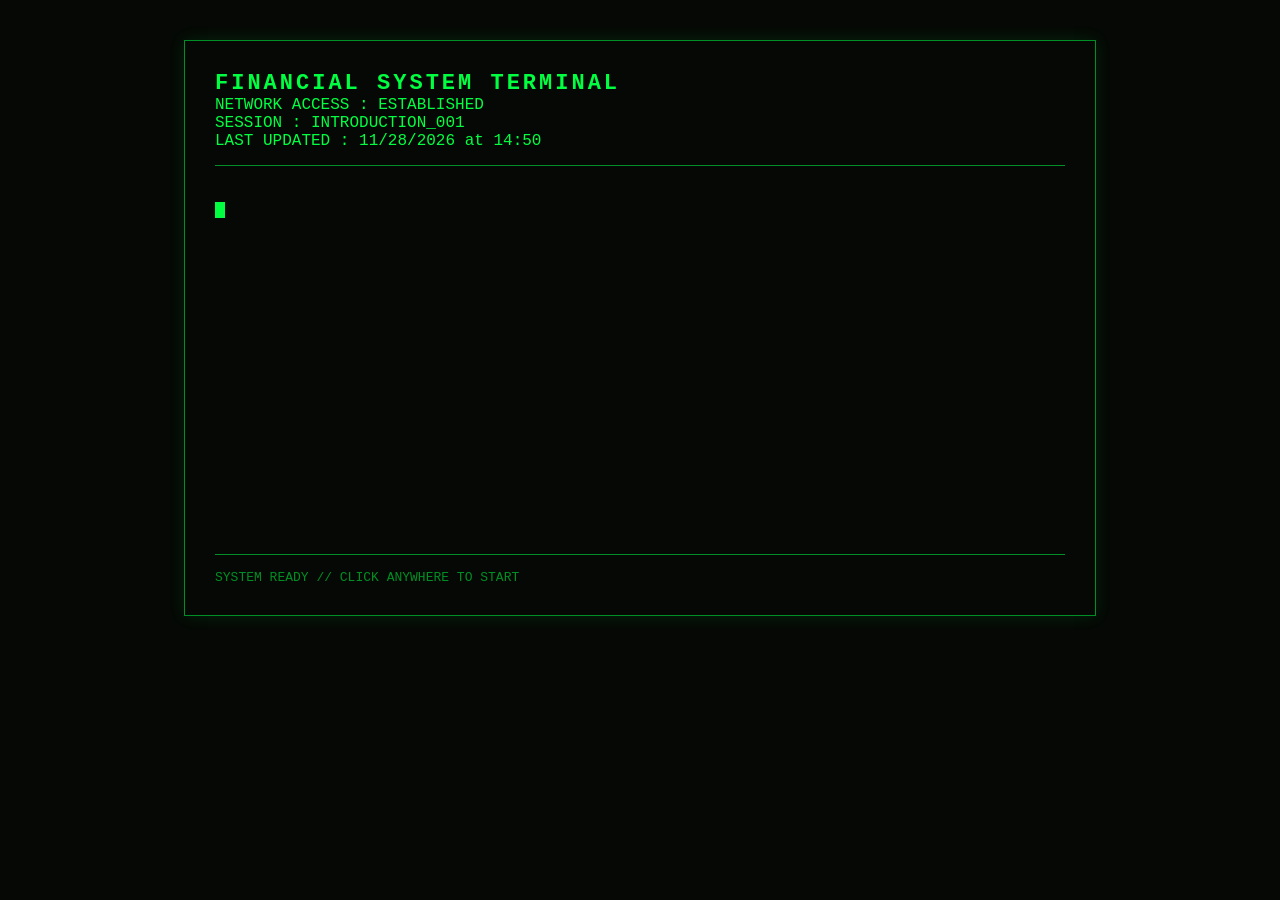
<file: index.html>
<!DOCTYPE html>
<html lang="fr">
<head>
    <link rel="icon" type="image/png" href="Fin-logo.ico">
    <meta charset="UTF-8">
    <meta name="viewport" content="width=device-width, initial-scale=1.0">
    <title>Introduction - Terminal</title>
    <!-- Liaison vers le fichier CSS -->
    <link rel="stylesheet" href="index-style.css">
</head>
<body>

    <!-- Main terminal container -->
    <div class="terminal">

        <!-- Header: system identification -->
        <div class="header">
            <div class="title">FINANCIAL SYSTEM TERMINAL</div>
            <div>NETWORK ACCESS : ESTABLISHED</div>
            <div>SESSION : INTRODUCTION_001</div>
            <div>LAST UPDATED : <span id="update-date">CHARGEMENT...</span></div>
        </div>

        <!-- Welcome message with typing animation -->
        <div class="intro" id="intro-section">
            <div id="typing-text"></div>
            <span id="typing-cursor" class="cursor"></span>
        </div>

        <!-- Three available destinations -->
        <div class="choices" id="choices">
            <!-- OPTION 01 -->
            <a class="choice" href="#" onclick="startLoading('destination1'); return false;">
                [01] FINANCIAL ANALYSIS
            </a>

            <!-- OPTION 02 -->
            <a class="choice" href="#" onclick="startLoading('destination2'); return false;">
                [02] STOCK PORTFOLIO
            </a>

            <!-- OPTION 03 -->
            <a class="choice" href="#" onclick="startLoading('destination3'); return false;">
                [03] QUANTITATIVE ANALYSIS WITH PYTHON
            </a>
        </div>

        <!-- LOADING SCREEN -->
        <div class="loading-screen" id="loading-screen">
            <p>ESTABLISHING CONNECTION...</p>

            <div id="loading-message">
                INITIALIZING REQUEST...
            </div>

            <div class="loading-bar-container">
                <div class="loading-bar" id="loading-bar"></div>
            </div>

            <div class="loading-percent" id="loading-percent">
                0%
            </div>

            <span class="loading-cursor"></span>
        </div>

        <!-- Navigation status and blinking cursor -->
        <div class="footer">
            <span id="footer-status">SYSTEM READY // WAITING FOR USER INPUT</span>
            <span id="footer-cursor" class="cursor"></span>
        </div>

    </div>

    <!-- Liaison vers le fichier JavaScript -->
    <script src="index-script.js"></script>
</body>
</html>
</file>
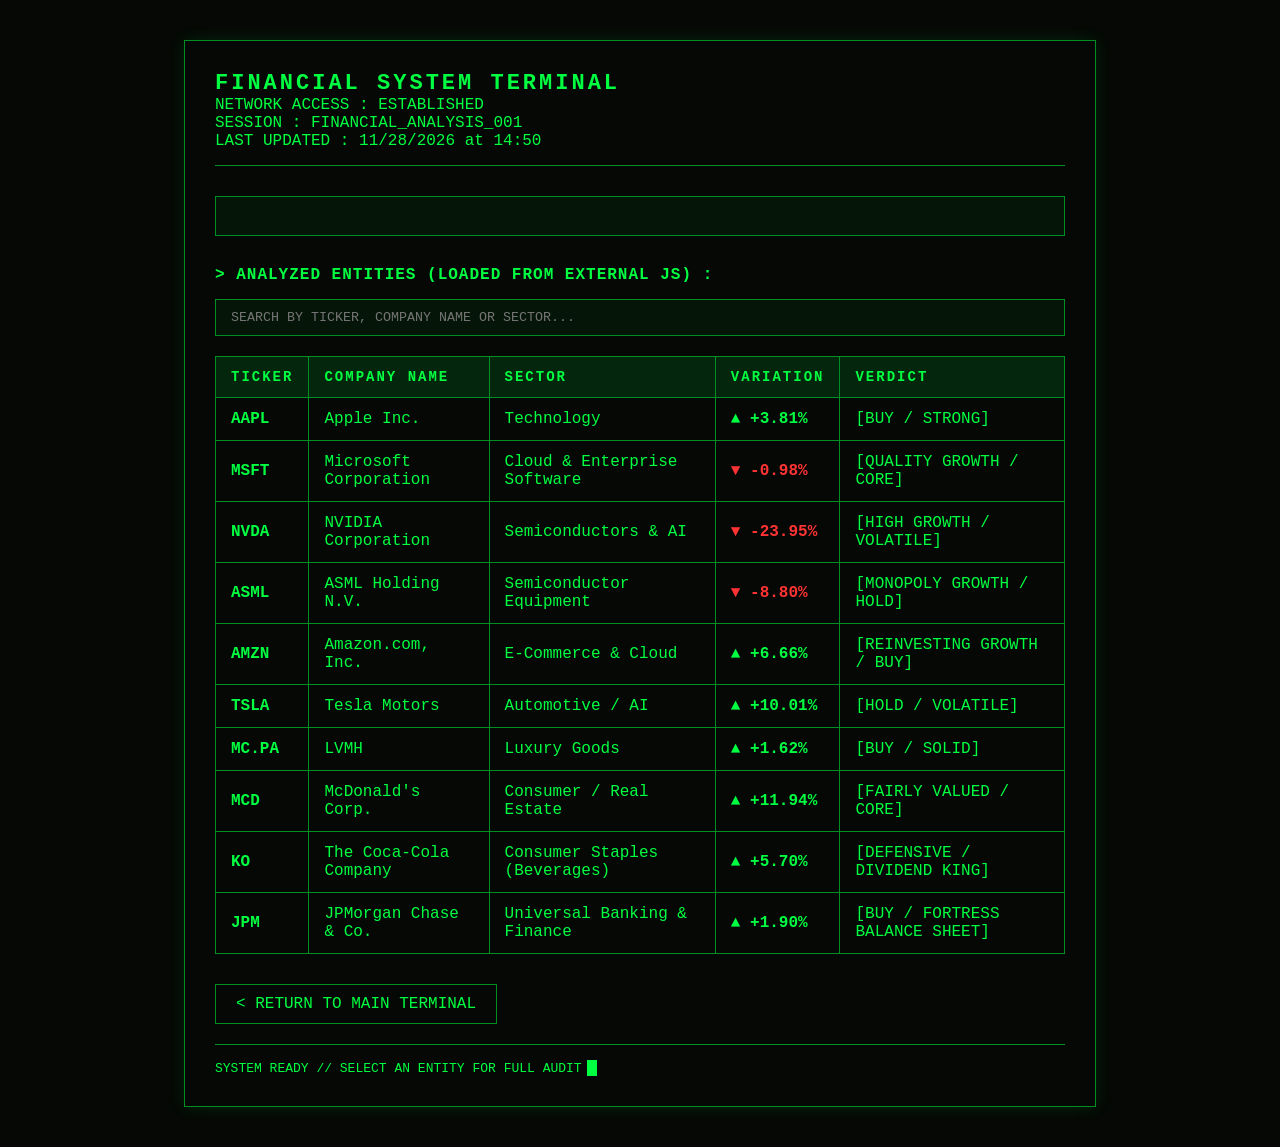
<file: financial-analysis.html>
<!DOCTYPE html>
<html lang="en">
<head>
    <link rel="icon" type="image/png" href="Fin-logo.ico">
    <meta charset="UTF-8">
    <meta name="viewport" content="width=device-width, initial-scale=1.0">
    <title>Financial Analysis - Terminal</title>
    <link rel="stylesheet" href="financial-analysis-style.css">
    <style>
        .ticker-wrap {
            width: 100%;
            overflow: hidden;
            border: 1px solid #008f24;
            background-color: rgba(0, 255, 65, 0.05);
            padding: 10px 0;
            margin-bottom: 30px;
            white-space: nowrap;
            box-sizing: border-box;
        }
        .ticker-move {
            display: inline-block;
            padding-left: 100%;
            animation: ticker-scroll 25s linear infinite;
        }
        .ticker-wrap:hover .ticker-move {
            animation-play-state: paused;
        }
        .ticker-item {
            display: inline-block;
            margin-right: 45px;
            font-weight: bold;
            font-size: 14px;
        }
        @keyframes ticker-scroll {
            0%   { transform: translate3d(0, 0, 0); }
            100% { transform: translate3d(-100%, 0, 0); }
        }
        .positive { color: #00ff41; }
        .negative { color: #ff3333; }
        .section-label { margin-bottom: 15px; font-weight: bold; letter-spacing: 1px; color: #00ff41; }
        .company-table { width: 100%; border-collapse: collapse; margin-bottom: 30px; }
        .company-table th, .company-table td { border: 1px solid #008f24; padding: 12px 15px; text-align: left; color: #00ff41; }
        .company-table th { background-color: rgba(0, 255, 65, 0.12); color: #00ff41; font-size: 14px; letter-spacing: 2px; }
        .company-row { cursor: pointer; transition: 0.2s; }
        .company-row:hover { background-color: rgba(0, 255, 65, 0.12); }
        .details-panel { display: none; border: 1px solid #00ff41; background-color: rgba(0, 255, 65, 0.04); padding: 20px; margin-bottom: 30px; line-height: 1.7; color: #00ff41; }
        .details-header { display: flex; justify-content: space-between; border-bottom: 1px solid #008f24; padding-bottom: 10px; margin-bottom: 15px; font-weight: bold; font-size: 18px; }
        .close-btn { cursor: pointer; color: #ff3333; }
        .close-btn:hover { color: #ff6666; text-decoration: underline; }
        .action-btn { background: transparent; border: 1px solid #008f24; color: #00ff41; padding: 8px 15px; cursor: pointer; margin-top: 15px; font-family: inherit; font-weight: bold; transition: 0.2s; }
        .action-btn:hover { background-color: rgba(0, 255, 65, 0.2); border-color: #00ff41; }
        .back-link { display: inline-block; color: #00ff41; text-decoration: none; border: 1px solid #008f24; padding: 10px 20px; transition: 0.2s; }
        .back-link:hover { background-color: rgba(0, 255, 65, 0.12); border: 1px solid #008f24; color: #ffffff; }
    </style>
</head>
<body>

    <div class="terminal">

        <div class="header">
            <div class="title">FINANCIAL SYSTEM TERMINAL</div>
            <div>NETWORK ACCESS : ESTABLISHED</div>
            <div>SESSION : FINANCIAL_ANALYSIS_001</div>
            <div>LAST UPDATED : <span id="update-date">LOADING...</span></div>
        </div>

        <!-- Ticker -->
        <div class="ticker-wrap">
            <div class="ticker-move" id="ticker-content"></div>
        </div>

       <!-- Tableau des entreprises -->
        <div class="section-label">&gt; ANALYZED ENTITIES (LOADED FROM EXTERNAL JS) :</div>
        
        <!-- Barre de recherche -->
        <div style="margin-bottom: 20px;">
            <input type="text" id="search-input" placeholder="SEARCH BY TICKER, COMPANY NAME OR SECTOR..." 
                   onkeyup="filterCompanies()" 
                   style="width: 100%; padding: 10px 15px; background-color: rgba(0, 255, 65, 0.05); border: 1px solid #008f24; color: #00ff41; font-family: inherit; outline: none; box-sizing: border-box;">
        </div>

        <table class="company-table">
            <thead>
                <tr>
                    <th>TICKER</th>
                    <th>COMPANY NAME</th>
                    <th>SECTOR</th>
                    <th>VARIATION</th>
                    <th>VERDICT</th>
                </tr>
            </thead>
            <tbody id="company-list"></tbody>
        </table>

        <!-- Details Panel -->
        <div class="details-panel" id="details-panel">
            <div class="details-header">
                <span id="detail-title">COMPANY REPORT</span>
                <span class="close-btn" id="close-btn-trigger">[X] CLOSE</span>
            </div>
            <div id="detail-metrics" style="margin-bottom: 15px; color: #ffffff;"></div>
            <div id="detail-summary"></div>
            
            <!-- Open Full Audit Report Button / Message -->
            <div id="report-action-container" style="margin-top: 15px;">
                <button class="action-btn" id="toggle-details-btn" style="display: none;">[>] OPEN FULL AUDIT REPORT (VIEW & PDF)</button>
                <div id="report-not-available" style="display: none; color: #ff3333; font-weight: bold;">[!] FULL AUDIT REPORT NOT AVAILABLE FOR NOW</div>
            </div>
        </div>

        <div>
            <a href="index.html" class="back-link">&lt; RETURN TO MAIN TERMINAL</a>
        </div>

        <div class="footer" style="margin-top: 20px; color: #00ff41;">
            <span>SYSTEM READY // SELECT AN ENTITY FOR FULL AUDIT</span>
            <span class="cursor"></span>
        </div>

    </div>

    <script src="financial-analysis-data.js"></script>

    <script>
        // Récupération automatique de la date depuis quant_data.json
        document.addEventListener("DOMContentLoaded", function() {
            const updateDateElement = document.getElementById("update-date");
            if (!updateDateElement) return;

            fetch('quant_data.json')
                .then(response => {
                    if (!response.ok) throw new Error("JSON introuvable");
                    return response.json();
                })
                .then(data => {
                    if (data.last_updated) {
                        updateDateElement.textContent = data.last_updated;
                    } else {
                        updateDateElement.textContent = "DATE UNAVAILABLE";
                    }
                })
                .catch(error => {
                    updateDateElement.textContent = "OFFLINE";
                });
        });

        const companies = companiesData;
        let currentSelectedCompany = null;

        initDashboard();

        function initDashboard() {
            const tickerContainer = document.getElementById("ticker-content");
            const tableBody = document.getElementById("company-list");
            tableBody.innerHTML = "";
            tickerContainer.innerHTML = "";

            companies.forEach((comp, index) => {
                const arrow = comp.isPositive ? "▲" : "▼";
                const colorCode = comp.isPositive ? "#00ff41" : "#ff3333";

                // Remplissage du bandeau avec la couleur dynamique
                const tickerSpan = document.createElement("span");
                tickerSpan.className = "ticker-item";
                tickerSpan.innerHTML = `<span style="color: ${colorCode};">${comp.ticker} ${arrow} ${comp.change}</span>`;
                tickerContainer.appendChild(tickerSpan);

                // Remplissage du tableau
                const row = document.createElement("tr");
                row.className = "company-row";
                row.onclick = () => showDetails(index);
                row.innerHTML = `
                    <td><strong>${comp.ticker}</strong></td>
                    <td>${comp.name}</td>
                    <td>${comp.sector}</td>
                    <td style="color: ${colorCode}; font-weight: bold;">${arrow} ${comp.change}</td>
                    <td>[${comp.verdict}]</td>
                `;
                tableBody.appendChild(row);
            });

            // Fix close button listener explicitly
            document.getElementById("close-btn-trigger").onclick = closeDetails;
        }

        function showDetails(index) {
            currentSelectedCompany = companies[index];
            const panel = document.getElementById("details-panel");
            const arrow = currentSelectedCompany.isPositive ? "▲" : "▼";
            const colorCode = currentSelectedCompany.isPositive ? "#00ff41" : "#ff3333";

            document.getElementById("detail-title").innerHTML = 
                `AUDIT REPORT : ${currentSelectedCompany.name} (${currentSelectedCompany.ticker}) <span style="color: ${colorCode};">${arrow} ${currentSelectedCompany.change}</span>`;
            
            document.getElementById("detail-metrics").innerHTML = 
                `&gt; <strong>KEY METRICS (2022-2025) :</strong> ${currentSelectedCompany.metrics}`;
            
            document.getElementById("detail-summary").innerHTML = 
                `&gt; <strong>ANALYSIS REPORT :</strong><br><br>${currentSelectedCompany.summary}`;

            // Gestion de l'affichage du bouton ou du message rouge
            const toggleBtn = document.getElementById("toggle-details-btn");
            const notAvailableMsg = document.getElementById("report-not-available");

            if (currentSelectedCompany.hasFullReport) {
                if (toggleBtn) toggleBtn.style.display = "inline-block";
                if (notAvailableMsg) notAvailableMsg.style.display = "none";
                toggleBtn.onclick = () => {
                    window.location.href = `financial-analysis-audit-report-mcd.html?ticker=${currentSelectedCompany.ticker}`;
                };
            } else {
                if (toggleBtn) toggleBtn.style.display = "none";
                if (notAvailableMsg) notAvailableMsg.style.display = "block";
            }

            panel.style.display = "block";
            panel.scrollIntoView({ behavior: 'smooth' });
        }

        function closeDetails() {
            const panel = document.getElementById("details-panel");
            panel.style.display = "none";
        }

        function filterCompanies() {
            const query = document.getElementById("search-input").value.toLowerCase();
            const tableBody = document.getElementById("company-list");
            tableBody.innerHTML = "";

            companies.forEach((comp, index) => {
                if (comp.ticker.toLowerCase().includes(query) || 
                    comp.name.toLowerCase().includes(query) || 
                    comp.sector.toLowerCase().includes(query)) {
                    
                    const arrow = comp.isPositive ? "▲" : "▼";
                    const colorCode = comp.isPositive ? "#00ff41" : "#ff3333";

                    const row = document.createElement("tr");
                    row.className = "company-row";
                    row.onclick = () => showDetails(index);
                    row.innerHTML = `
                        <td><strong>${comp.ticker}</strong></td>
                        <td>${comp.name}</td>
                        <td>${comp.sector}</td>
                        <td style="color: ${colorCode}; font-weight: bold;">${arrow} ${comp.change}</td>
                        <td>[${comp.verdict}]</td>
                    `;
                    tableBody.appendChild(row);
                }
            });
        }
    </script>

</body>
</html>
</file>
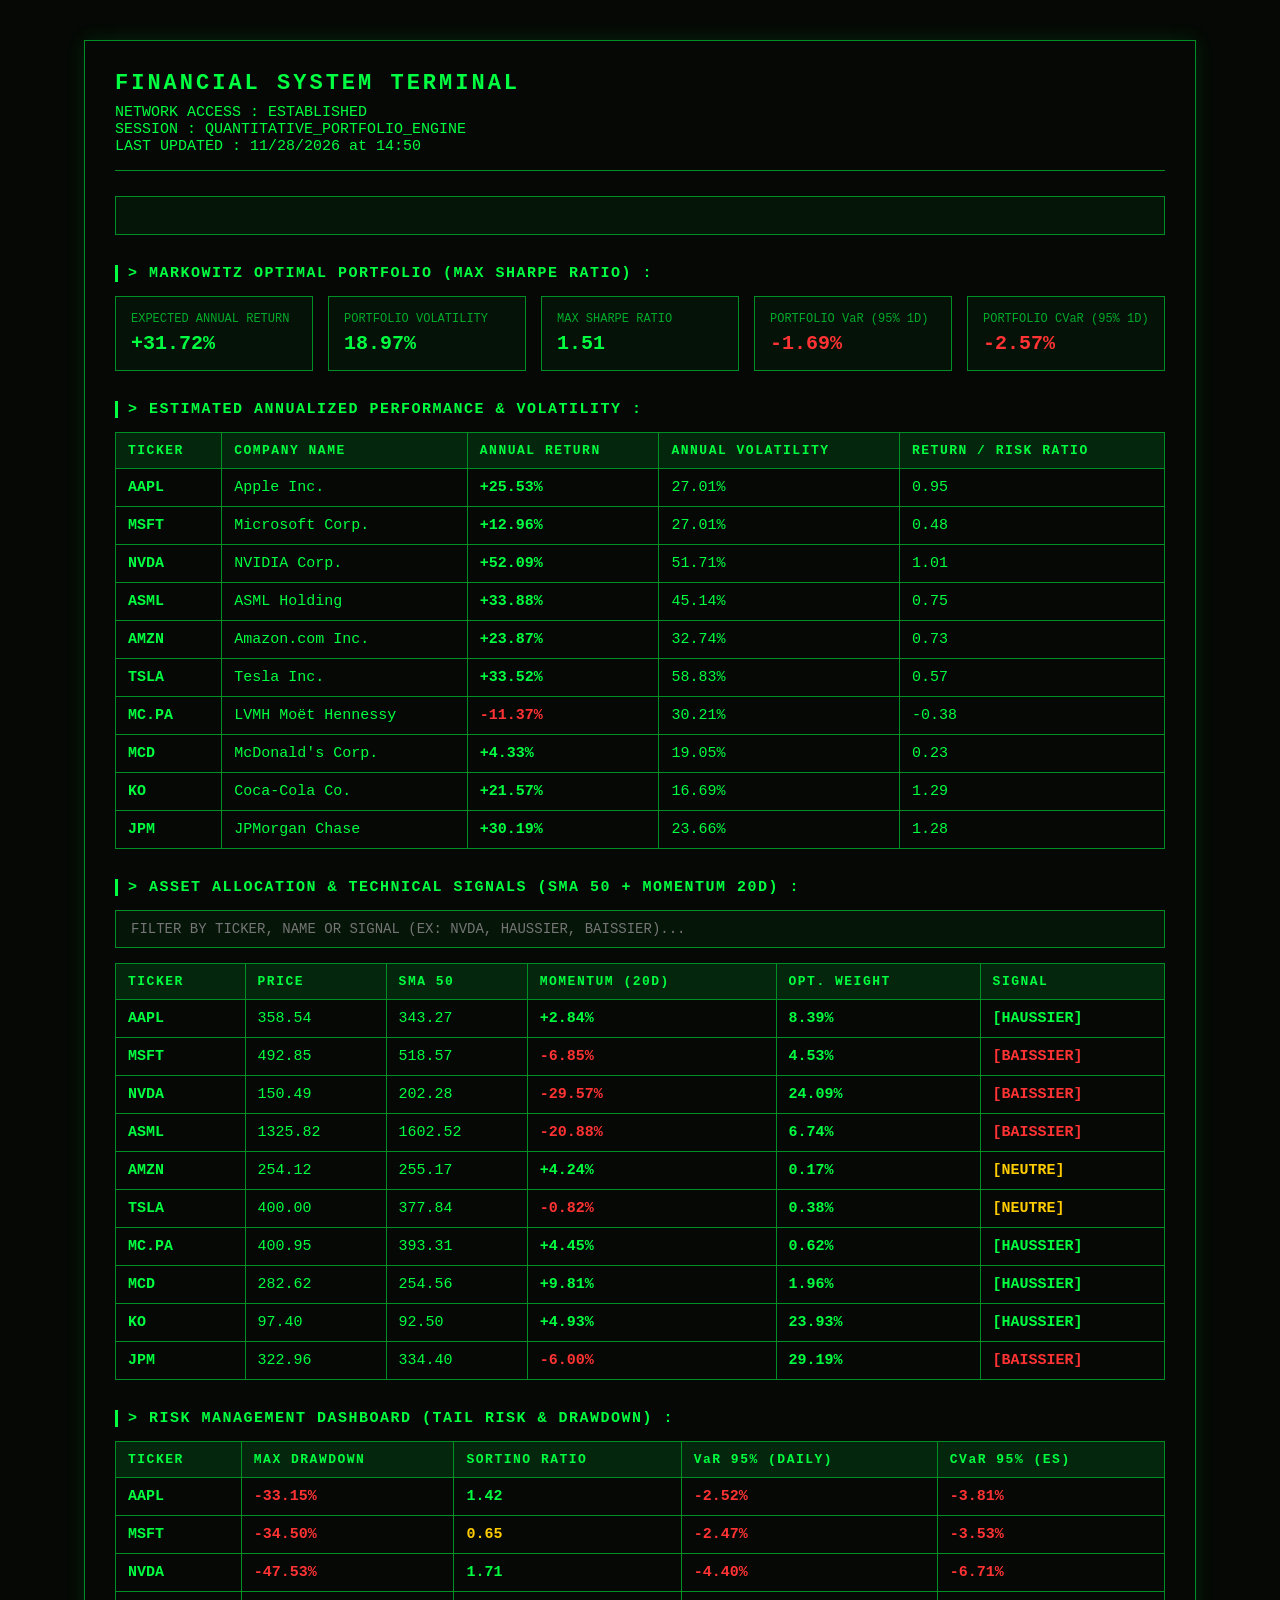
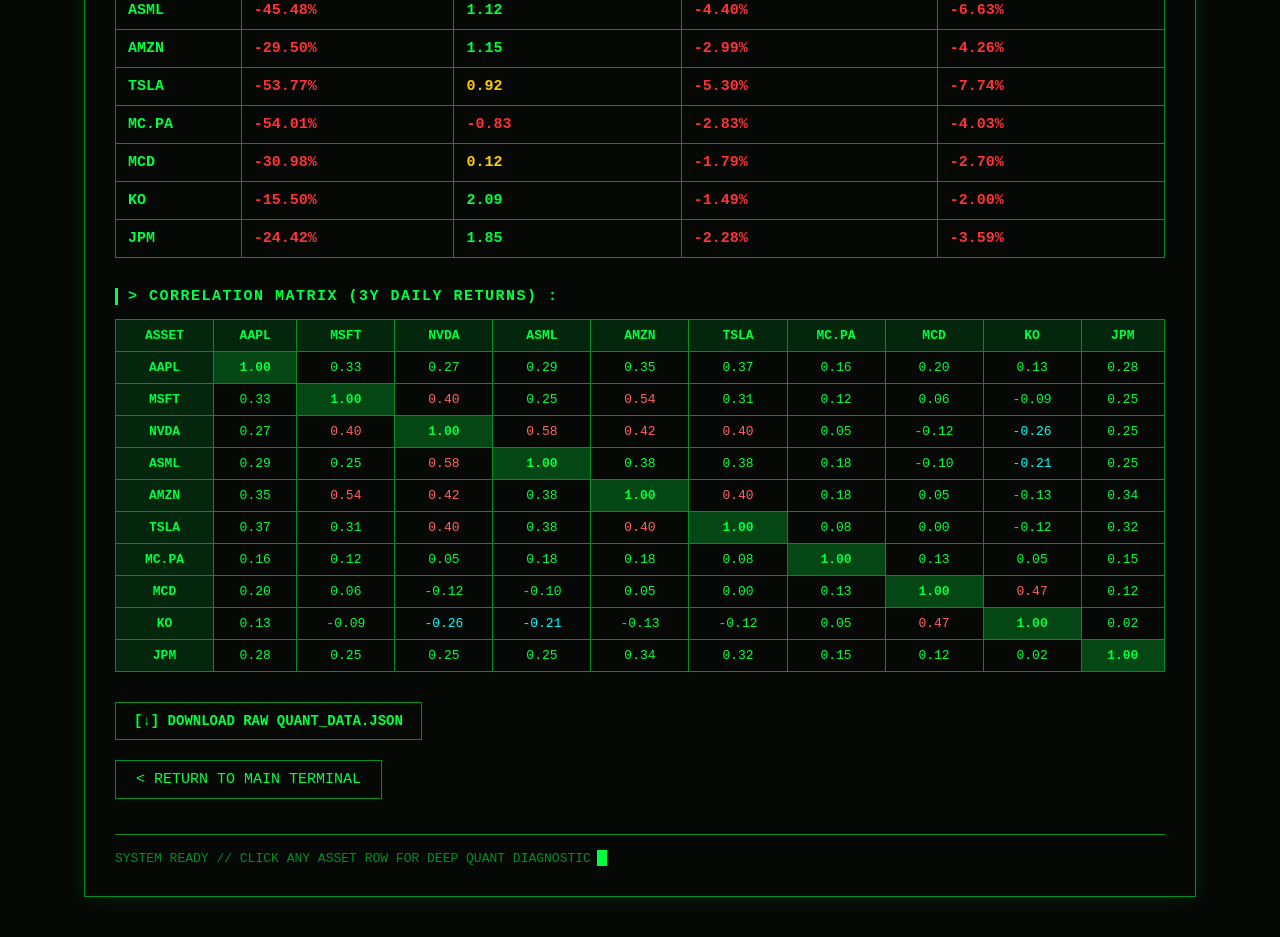
<file: quant-analysis.html>
<!DOCTYPE html>
<html lang="fr">
<head>
    <link rel="icon" type="image/png" href="Fin-logo.ico">
    <meta charset="UTF-8">
    <meta name="viewport" content="width=device-width, initial-scale=1.0">
    <title>Quantitative Engine - Terminal</title>
    <link rel="stylesheet" href="quant-style.css">
</head>
<body>

    <div class="terminal">
        <!-- HEADER -->
        <div class="header">
            <div class="title">FINANCIAL SYSTEM TERMINAL</div>
            <div>NETWORK ACCESS : ESTABLISHED</div>
            <div>SESSION : QUANTITATIVE_PORTFOLIO_ENGINE</div>
            <div>LAST UPDATED : <span id="update-date">LOADING...</span></div>
        </div>
        

        <!-- TICKER DÉFILANT -->
        <div class="ticker-wrap">
            <div class="ticker-move" id="ticker-content"></div>
        </div>

        <!-- KPI PORTEFEUILLE OPTIMAL -->
        <div class="section-label">&gt; MARKOWITZ OPTIMAL PORTFOLIO (MAX SHARPE RATIO) :</div>
        <div class="kpi-grid" id="portfolio-kpis"></div>

        <!-- TABLEAU RENDEMENT & VOLATILITÉ -->
        <div class="section-label">&gt; ESTIMATED ANNUALIZED PERFORMANCE &amp; VOLATILITY :</div>
        <table class="quant-table">
            <thead>
                <tr>
                    <th>TICKER</th>
                    <th>COMPANY NAME</th>
                    <th>ANNUAL RETURN</th>
                    <th>ANNUAL VOLATILITY</th>
                    <th>RETURN / RISK RATIO</th>
                </tr>
            </thead>
            <tbody id="perf-table-body"></tbody>
        </table>

        <!-- TABLEAU TECHNIQUE, ALLOCATION & SIGNAUX -->
        <div class="section-label">&gt; ASSET ALLOCATION &amp; TECHNICAL SIGNALS (SMA 50 + MOMENTUM 20D) :</div>
        <div class="search-wrap">
            <input type="text" id="search-input" placeholder="FILTER BY TICKER, NAME OR SIGNAL (EX: NVDA, HAUSSIER, BAISSIER)...">
        </div>
        <table class="quant-table">
            <thead>
                <tr>
                    <th>TICKER</th>
                    <th>PRICE</th>
                    <th>SMA 50</th>
                    <th>MOMENTUM (20D)</th>
                    <th>OPT. WEIGHT</th>
                    <th>SIGNAL</th>
                </tr>
            </thead>
            <tbody id="signals-table-body"></tbody>
        </table>

        <!-- PANNEAU DE DÉTAILS INTERACTIF -->
        <div class="details-panel" id="details-panel">
            <div class="details-header">
                <span id="detail-title">ASSET QUANT REPORT</span>
                <span class="close-btn" id="close-btn-trigger">[X] CLOSE</span>
            </div>
            <div id="detail-metrics"></div>
            <div id="detail-summary"></div>
        </div>

        <!-- TABLEAU GESTION DES RISQUES -->
        <div class="section-label">&gt; RISK MANAGEMENT DASHBOARD (TAIL RISK &amp; DRAWDOWN) :</div>
        <table class="quant-table">
            <thead>
                <tr>
                    <th>TICKER</th>
                    <th>MAX DRAWDOWN</th>
                    <th>SORTINO RATIO</th>
                    <th>VaR 95% (DAILY)</th>
                    <th>CVaR 95% (ES)</th>
                </tr>
            </thead>
            <tbody id="risk-table-body"></tbody>
        </table>

        <!-- MATRICE DE CORRÉLATION -->
        <div class="section-label">&gt; CORRELATION MATRIX (3Y DAILY RETURNS) :</div>
        <div class="corr-wrapper">
            <table class="corr-table" id="corr-table"></table>
        </div>

        <!-- EXPORT & NAVIGATION -->
        <div class="actions-bar">
            <button class="action-btn" id="download-json-btn">[&darr;] DOWNLOAD RAW QUANT_DATA.JSON</button>
        </div>

        <div class="nav-bar">
            <a href="index.html" class="back-link">&lt; RETURN TO MAIN TERMINAL</a>
        </div>

        <!-- FOOTER -->
        <div class="footer">
            <span>SYSTEM READY // CLICK ANY ASSET ROW FOR DEEP QUANT DIAGNOSTIC</span>
            <span class="cursor"></span>
        </div>
    </div>

    <script src="quant-dashboard.js"></script>
</body>
</html>
</file>
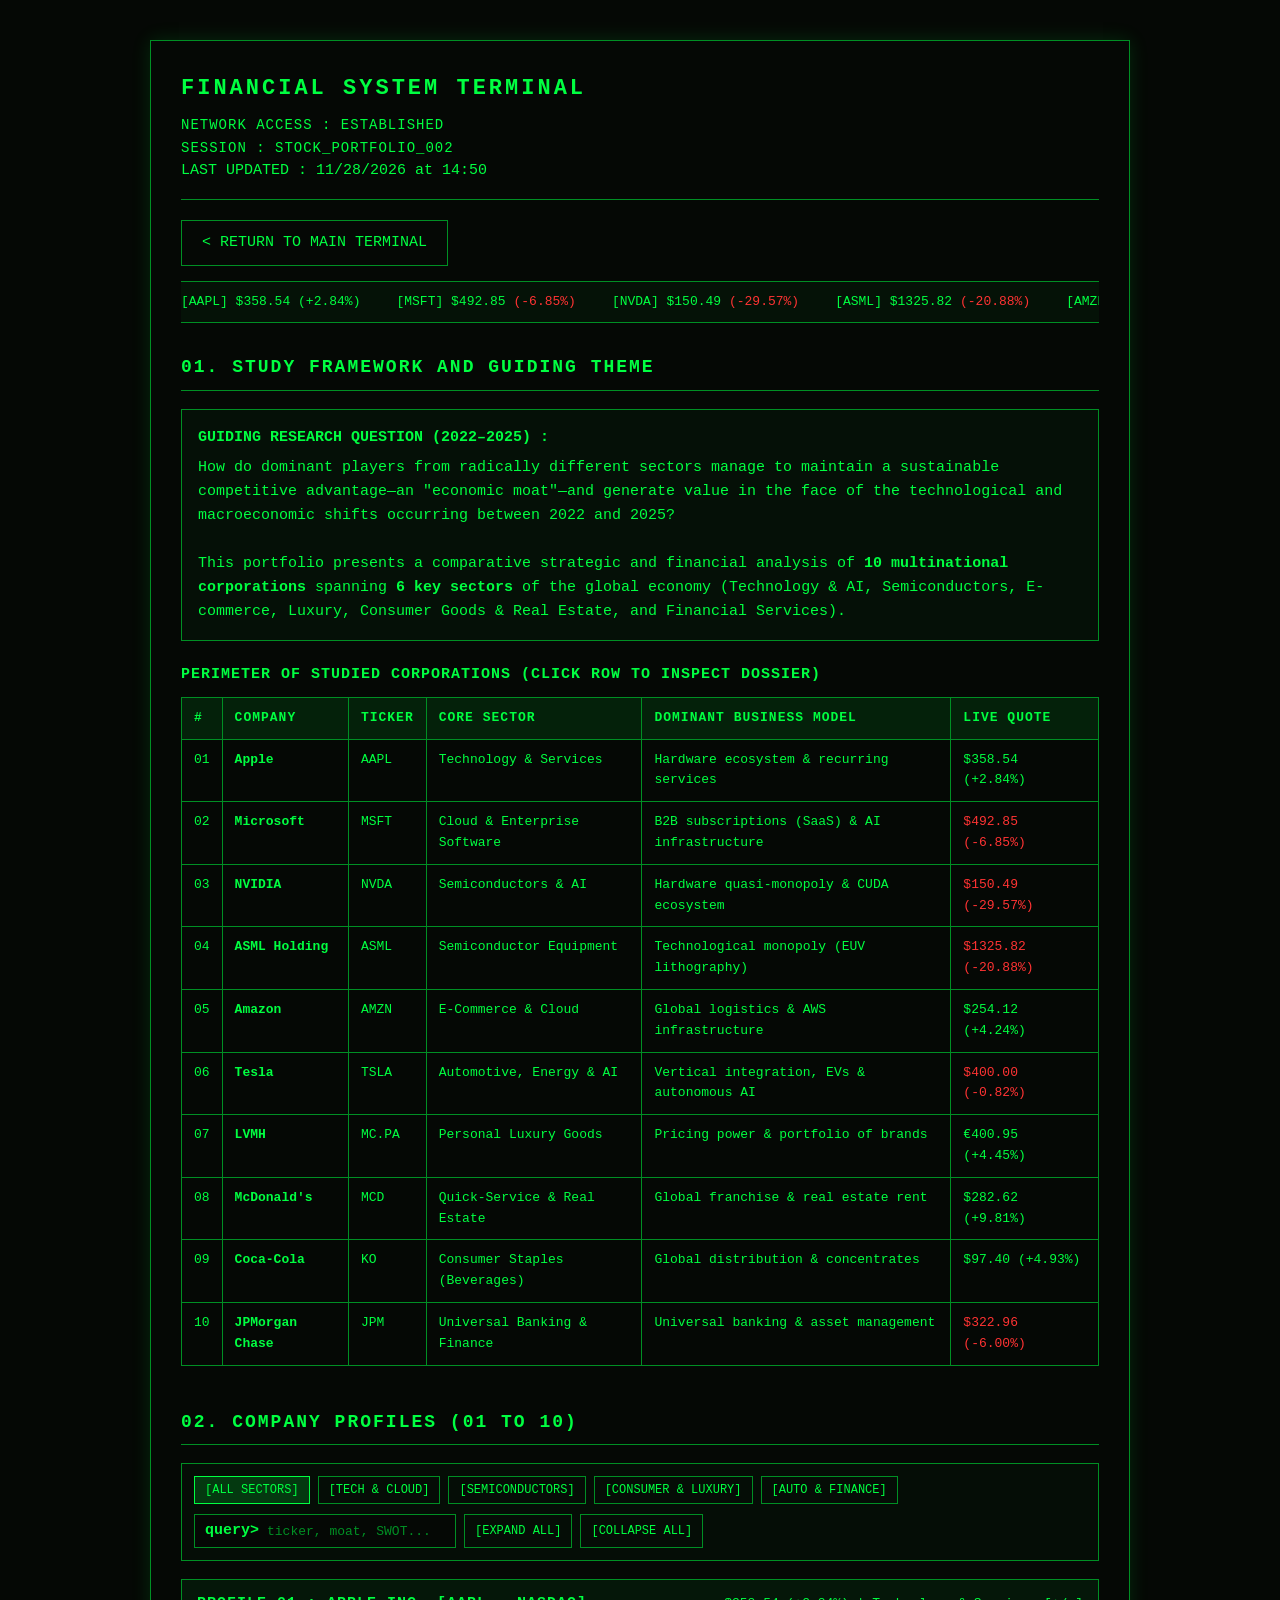
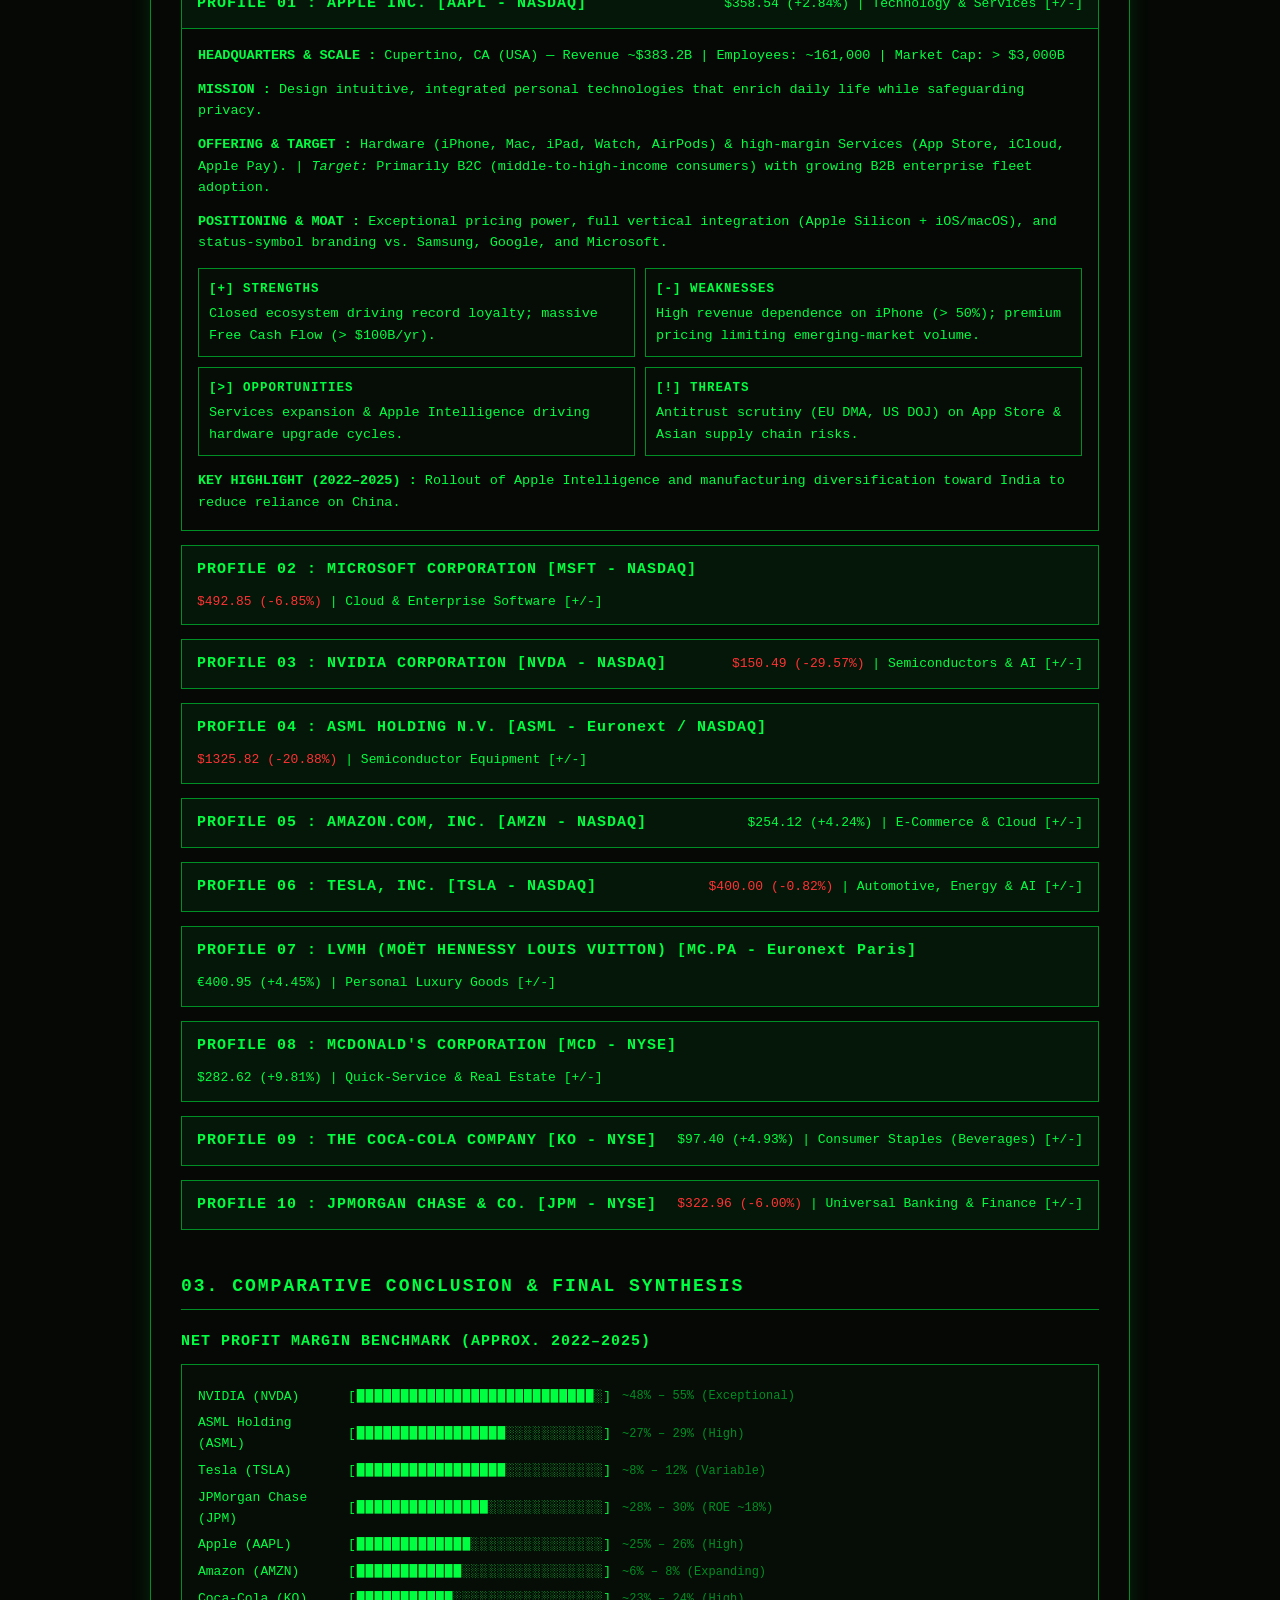
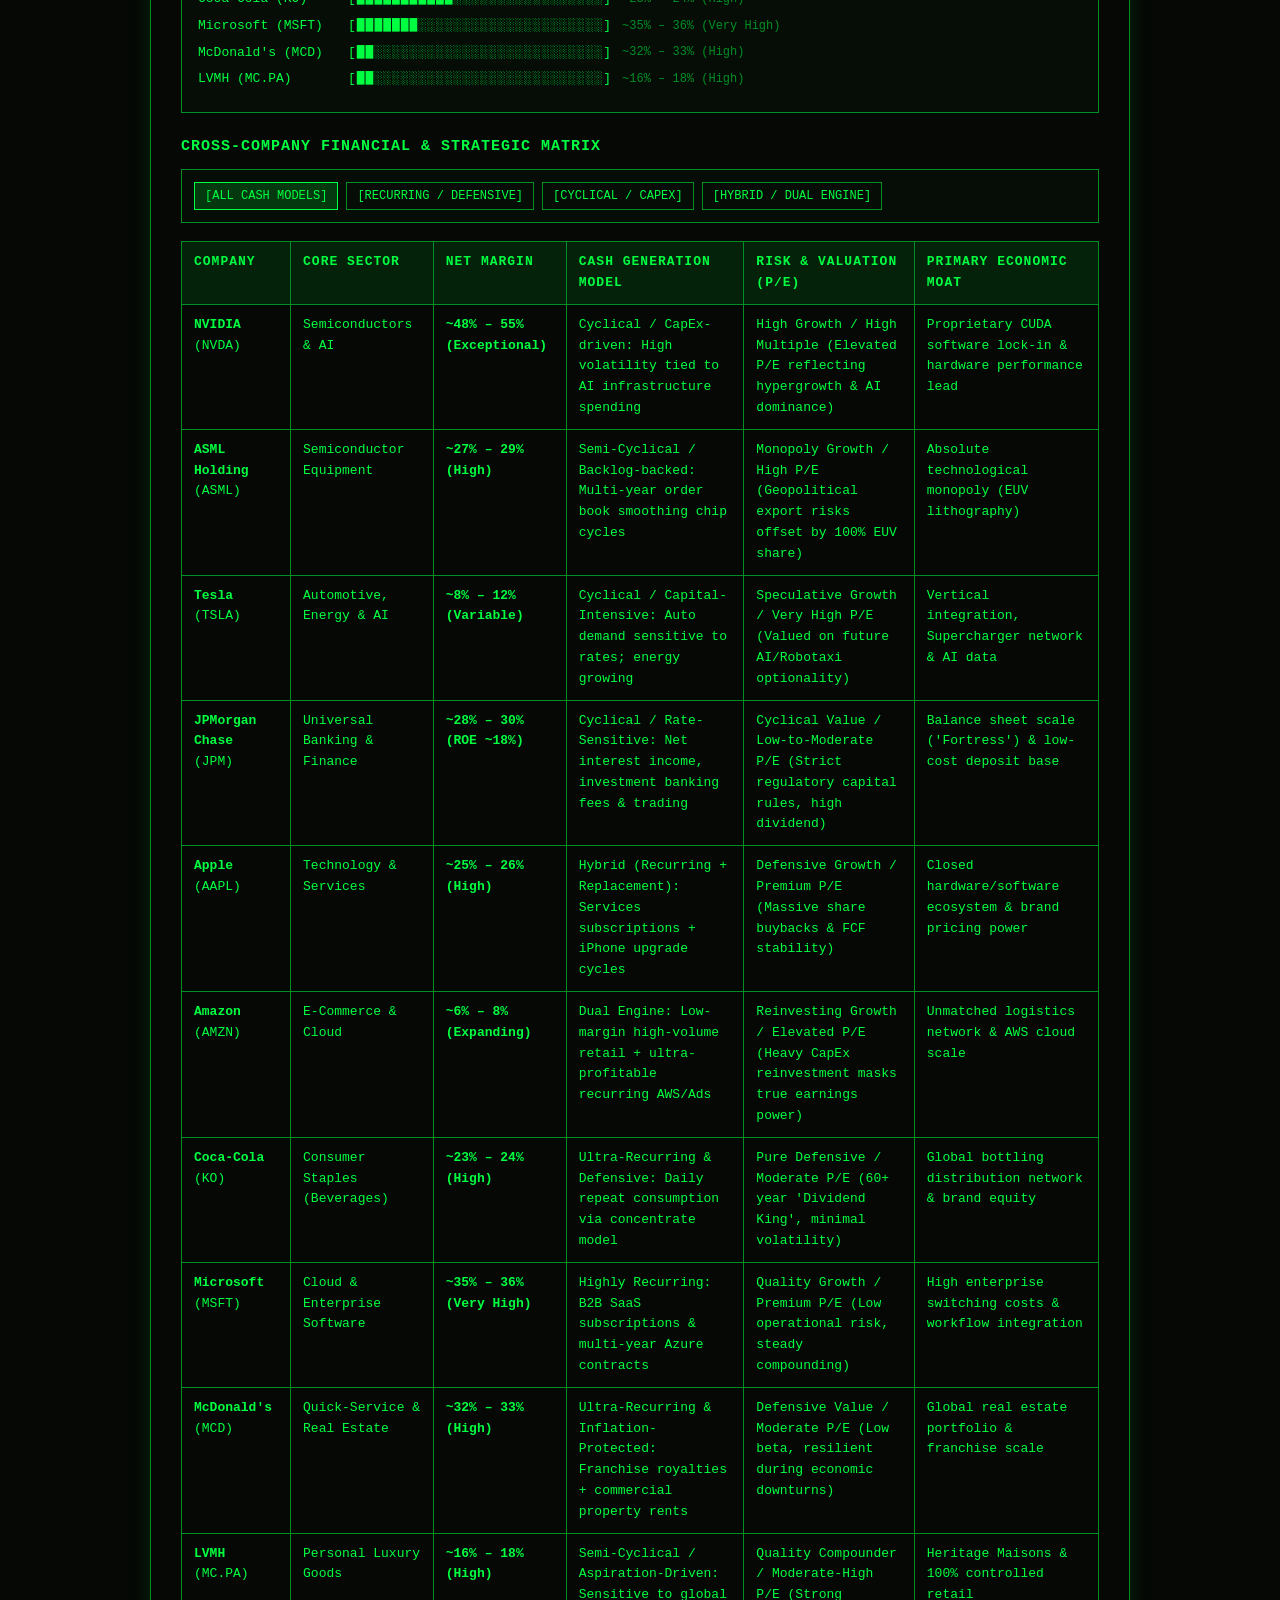
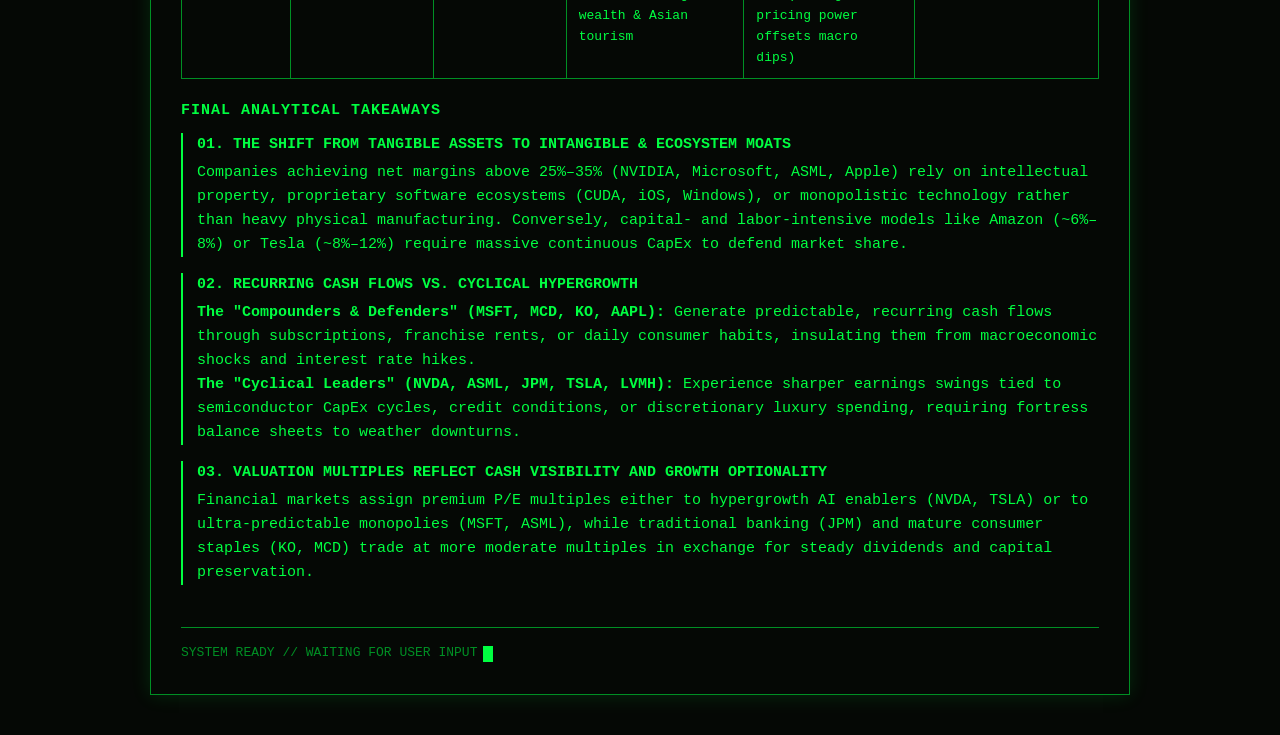
<file: stock-portfolio.html>
<!DOCTYPE html>
<html lang="en">
<head>
    <link rel="icon" type="image/png" href="Fin-logo.ico">
    <meta charset="UTF-8">
    <meta name="viewport" content="width=device-width, initial-scale=1.0">
    <title>STOCK PORTFOLIO - FINANCIAL SYSTEM TERMINAL</title>
    <link rel="stylesheet" href="stock-portfolio.css">
</head>
<body>
    <div class="terminal">
        <!-- HEADER -->
        <div class="header">
            <div class="title">FINANCIAL SYSTEM TERMINAL</div>
            <div class="status-line">NETWORK ACCESS : ESTABLISHED</div>
            <div class="status-line">SESSION : STOCK_PORTFOLIO_002</div>
            <div>LAST UPDATED : <span id="update-date">LOADING...</span></div>
        </div>

        <!-- RETURN NAVIGATION -->
        <div class="nav-bar">
            <a href="index.html" class="back-link">&lt; RETURN TO MAIN TERMINAL</a>
        </div>
        </p>
        
        <!-- LIVE TICKER TAPE -->
        <div class="ticker-wrap" aria-label="Live Stock Quotes">
            <div class="ticker-move" id="ticker-tape"></div>
        </div>

        <!-- SECTION 01: STUDY FRAMEWORK AND GUIDING THEME -->
        <div class="section" id="section-01">
            <div class="section-header">01. STUDY FRAMEWORK AND GUIDING THEME</div>
            
            <div class="prompt-box">
                <span class="prompt-label">GUIDING RESEARCH QUESTION (2022–2025) :</span>
                How do dominant players from radically different sectors manage to maintain a sustainable competitive advantage—an "economic moat"—and generate value in the face of the technological and macroeconomic shifts occurring between 2022 and 2025?
                <br><br>
                This portfolio presents a comparative strategic and financial analysis of <strong>10 multinational corporations</strong> spanning <strong>6 key sectors</strong> of the global economy (Technology & AI, Semiconductors, E-commerce, Luxury, Consumer Goods & Real Estate, and Financial Services).
            </div>

            <div class="subsection-title">PERIMETER OF STUDIED CORPORATIONS (CLICK ROW TO INSPECT DOSSIER)</div>
            <div class="table-responsive">
                <table>
                    <thead>
                        <tr>
                            <th>#</th>
                            <th>COMPANY</th>
                            <th>TICKER</th>
                            <th>CORE SECTOR</th>
                            <th>DOMINANT BUSINESS MODEL</th>
                            <th>LIVE QUOTE</th>
                        </tr>
                    </thead>
                    <tbody id="scope-table-body"></tbody>
                </table>
            </div>
        </div>

        <!-- SECTION 02: COMPANY PROFILES (01 TO 10) -->
        <div class="section" id="section-02">
            <div class="section-header">02. COMPANY PROFILES (01 TO 10)</div>

            <div class="controls-bar">
                <div class="filter-group" id="sector-filters">
                    <button class="term-btn active" data-sector="ALL">[ALL SECTORS]</button>
                    <button class="term-btn" data-sector="TECH">[TECH & CLOUD]</button>
                    <button class="term-btn" data-sector="SEMI">[SEMICONDUCTORS]</button>
                    <button class="term-btn" data-sector="CONSUMER">[CONSUMER & LUXURY]</button>
                    <button class="term-btn" data-sector="AUTO_FIN">[AUTO & FINANCE]</button>
                </div>

                <div class="filter-group">
                    <div class="search-box">
                        <span class="search-prefix">query&gt;</span>
                        <input type="text" id="profile-search" class="search-input" placeholder="ticker, moat, SWOT...">
                    </div>
                    <button class="term-btn" id="btn-expand-all">[EXPAND ALL]</button>
                    <button class="term-btn" id="btn-collapse-all">[COLLAPSE ALL]</button>
                </div>
            </div>

            <div id="profiles-container"></div>
        </div>

        <!-- SECTION 03: COMPARATIVE CONCLUSION & FINAL SYNTHESIS -->
        <div class="section" id="section-03">
            <div class="section-header">03. COMPARATIVE CONCLUSION & FINAL SYNTHESIS</div>

            <div class="subsection-title">NET PROFIT MARGIN BENCHMARK (APPROX. 2022–2025)</div>
            <div class="ascii-chart" id="ascii-margin-chart"></div>

            <div class="subsection-title">CROSS-COMPANY FINANCIAL & STRATEGIC MATRIX</div>
            <div class="controls-bar">
                <div class="filter-group" id="cash-filters">
                    <button class="term-btn active" data-cash="ALL">[ALL CASH MODELS]</button>
                    <button class="term-btn" data-cash="RECURRING">[RECURRING / DEFENSIVE]</button>
                    <button class="term-btn" data-cash="CYCLICAL">[CYCLICAL / CAPEX]</button>
                    <button class="term-btn" data-cash="HYBRID">[HYBRID / DUAL ENGINE]</button>
                </div>
            </div>

            <div class="table-responsive">
                <table>
                    <thead>
                        <tr>
                            <th>COMPANY</th>
                            <th>CORE SECTOR</th>
                            <th>NET MARGIN</th>
                            <th>CASH GENERATION MODEL</th>
                            <th>RISK & VALUATION (P/E)</th>
                            <th>PRIMARY ECONOMIC MOAT</th>
                        </tr>
                    </thead>
                    <tbody id="matrix-table-body"></tbody>
                </table>
            </div>

            <div class="subsection-title">FINAL ANALYTICAL TAKEAWAYS</div>
            <div class="takeaway-item">
                <div class="takeaway-title">01. THE SHIFT FROM TANGIBLE ASSETS TO INTANGIBLE & ECOSYSTEM MOATS</div>
                Companies achieving net margins above 25%–35% (NVIDIA, Microsoft, ASML, Apple) rely on intellectual property, proprietary software ecosystems (CUDA, iOS, Windows), or monopolistic technology rather than heavy physical manufacturing. Conversely, capital- and labor-intensive models like Amazon (~6%–8%) or Tesla (~8%–12%) require massive continuous CapEx to defend market share.
            </div>
            <div class="takeaway-item">
                <div class="takeaway-title">02. RECURRING CASH FLOWS VS. CYCLICAL HYPERGROWTH</div>
                <strong>The "Compounders & Defenders" (MSFT, MCD, KO, AAPL):</strong> Generate predictable, recurring cash flows through subscriptions, franchise rents, or daily consumer habits, insulating them from macroeconomic shocks and interest rate hikes.<br>
                <strong>The "Cyclical Leaders" (NVDA, ASML, JPM, TSLA, LVMH):</strong> Experience sharper earnings swings tied to semiconductor CapEx cycles, credit conditions, or discretionary luxury spending, requiring fortress balance sheets to weather downturns.
            </div>
            <div class="takeaway-item">
                <div class="takeaway-title">03. VALUATION MULTIPLES REFLECT CASH VISIBILITY AND GROWTH OPTIONALITY</div>
                Financial markets assign premium P/E multiples either to hypergrowth AI enablers (NVDA, TSLA) or to ultra-predictable monopolies (MSFT, ASML), while traditional banking (JPM) and mature consumer staples (KO, MCD) trade at more moderate multiples in exchange for steady dividends and capital preservation.
            </div>
        </div>

        <!-- FOOTER -->
        <div class="footer">
            <span>SYSTEM READY // WAITING FOR USER INPUT</span>
            <span class="cursor"></span>
        </div>
    </div>

    <script src="stock-portfolio.js"></script>
</body>
</html>
</file>
<file: index-style.css>
/* GLOBAL STYLES */
body {
    margin: 0;
    padding: 40px;
    background-color: #050805;
    color: #00ff41;
    font-family: "Courier New", monospace;
    font-size: 16px;
    min-height: 100vh;
    box-sizing: border-box;
}

.terminal {
    max-width: 850px;
    margin: 0 auto;
    border: 1px solid #008f24;
    padding: 30px;
    box-shadow: 0 0 15px rgba(0, 255, 65, 0.12);
}

/* HEADER */
.header {
    border-bottom: 1px solid #008f24;
    padding-bottom: 15px;
    margin-bottom: 30px;
}

.title {
    font-size: 22px;
    font-weight: bold;
    letter-spacing: 3px;
}

/* INTRO & TYPING */
.intro {
    line-height: 1.8;
    margin-bottom: 35px;
    min-height: 130px;
}

#typing-text {
    white-space: pre-wrap;
}

/* MENU CHOICES (Animation d'apparition progressive) */
.choices {
    margin-top: 20px;
    opacity: 0;
    visibility: hidden;
    transition: opacity 1s ease; /* C'est ce qui gère l'animation douce */
}

.choices.visible {
    opacity: 1;
    visibility: visible;
}

.choice {
    display: block;
    color: #00ff41;
    text-decoration: none;
    padding: 12px 10px;
    margin: 8px 0;
    border: 1px solid transparent;
    cursor: pointer;
    transition: 0.2s;
}

.choice:hover {
    background-color: rgba(0, 255, 65, 0.12);
    border: 1px solid #00ff41;
    color: #ffffff;
}

.choice::before {
    content: "> ";
}

/* LOADING SCREEN */
.loading-screen {
    display: none;
    margin-top: 30px;
    line-height: 1.8;
}

.loading-bar-container {
    width: 100%;
    height: 12px;
    border: 1px solid #008f24;
    margin-top: 20px;
}

.loading-bar {
    width: 0%;
    height: 100%;
    background-color: #00ff41;
    transition: width 0.15s linear;
}

.loading-percent {
    margin-top: 10px;
    color: #00ff41;
}

.loading-cursor {
    display: inline-block;
    width: 9px;
    height: 16px;
    background: #00ff41;
    animation: blink 1s steps(2, start) infinite;
}

/* FOOTER & CURSORS */
.footer {
    margin-top: 45px;
    padding-top: 15px;
    border-top: 1px solid #008f24;
    font-size: 13px;
    color: #008f24;
    display: flex;            /* Empêche les éléments de se détacher */
    align-items: center;      /* Aligne parfaitement le texte et le curseur verticalement */
    gap: 5px;                 /* Petit espace propre entre le texte et le curseur */
}

.cursor {
    display: inline-block;
    width: 10px;
    height: 16px;             /* Ajusté pour correspondre à la taille du texte du footer (13px) */
    background-color: #00ff41;
    vertical-align: middle;
    animation: blink 1s steps(2, start) infinite;
}

@keyframes blink {
    to {
        visibility: hidden;
    }
}

/* RESPONSIVE */
@media (max-width: 600px) {
    body {
        padding: 15px;
        font-size: 14px;
    }

    .terminal {
        padding: 18px;
    }
}
</file>
<file: financial-analysis-style.css>
/* GLOBAL STYLES */
body {
    margin: 0;
    padding: 40px;
    background-color: #050805;
    color: #00ff41;
    font-family: "Courier New", monospace;
    font-size: 16px;
    min-height: 100vh;
    box-sizing: border-box;
}

.terminal {
    max-width: 850px;
    margin: 0 auto;
    border: 1px solid #008f24;
    padding: 30px;
    box-shadow: 0 0 15px rgba(0, 255, 65, 0.12);
}

/* HEADER */
.header {
    border-bottom: 1px solid #008f24;
    padding-bottom: 15px;
    margin-bottom: 30px;
}

.title {
    font-size: 22px;
    font-weight: bold;
    letter-spacing: 3px;
}

/* INTRO & TYPING */
.intro {
    line-height: 1.8;
    margin-bottom: 35px;
    min-height: 130px;
}

#typing-text {
    white-space: pre-wrap;
}

/* MENU CHOICES (Animation d'apparition progressive) */
.choices {
    margin-top: 20px;
    opacity: 0;
    visibility: hidden;
    transition: opacity 1s ease; /* C'est ce qui gère l'animation douce */
}

.choices.visible {
    opacity: 1;
    visibility: visible;
}

.choice {
    display: block;
    color: #00ff41;
    text-decoration: none;
    padding: 12px 10px;
    margin: 8px 0;
    border: 1px solid transparent;
    cursor: pointer;
    transition: 0.2s;
}

.choice:hover {
    background-color: rgba(0, 255, 65, 0.12);
    border: 1px solid #00ff41;
    color: #ffffff;
}

.choice::before {
    content: "> ";
}

/* LOADING SCREEN */
.loading-screen {
    display: none;
    margin-top: 30px;
    line-height: 1.8;
}

.loading-bar-container {
    width: 100%;
    height: 12px;
    border: 1px solid #008f24;
    margin-top: 20px;
}

.loading-bar {
    width: 0%;
    height: 100%;
    background-color: #00ff41;
    transition: width 0.15s linear;
}

.loading-percent {
    margin-top: 10px;
    color: #00ff41;
}

.loading-cursor {
    display: inline-block;
    width: 9px;
    height: 16px;
    background: #00ff41;
    animation: blink 1s steps(2, start) infinite;
}

/* FOOTER & CURSORS */
.footer {
    margin-top: 45px;
    padding-top: 15px;
    border-top: 1px solid #008f24;
    font-size: 13px;
    color: #008f24;
    display: flex;            /* Empêche les éléments de se détacher */
    align-items: center;      /* Aligne parfaitement le texte et le curseur verticalement */
    gap: 5px;                 /* Petit espace propre entre le texte et le curseur */
}

.cursor {
    display: inline-block;
    width: 10px;
    height: 16px;             /* Ajusté pour correspondre à la taille du texte du footer (13px) */
    background-color: #00ff41;
    vertical-align: middle;
    animation: blink 1s steps(2, start) infinite;
}

@keyframes blink {
    to {
        visibility: hidden;
    }
}

/* RESPONSIVE */
@media (max-width: 600px) {
    body {
        padding: 15px;
        font-size: 14px;
    }

    .terminal {
        padding: 18px;
    }
}

/* GESTION DES COULEURS DE VARIATION */
.positive {
    color: #00ff41 !important; /* Vert terminal */
}

.negative {
    color: #ff3333 !important; /* Rouge vif pour les baisses */
}
</file>
<file: quant-style.css>
/* GLOBAL STYLES */
body {
    margin: 0;
    padding: 40px;
    background-color: #050805;
    color: #00ff41;
    font-family: "Courier New", monospace;
    font-size: 15px;
    min-height: 100vh;
    box-sizing: border-box;
}

.terminal {
    max-width: 1050px;
    margin: 0 auto;
    border: 1px solid #008f24;
    padding: 30px;
    box-shadow: 0 0 18px rgba(0, 255, 65, 0.12);
}

/* HEADER */
.header {
    border-bottom: 1px solid #008f24;
    padding-bottom: 15px;
    margin-bottom: 25px;
}

.title {
    font-size: 22px;
    font-weight: bold;
    letter-spacing: 3px;
    margin-bottom: 8px;
}

.status-bar {
    display: flex;
    flex-wrap: wrap;
    gap: 25px;
    font-size: 13px;
    color: #00cc33;
}

/* TICKER */
.ticker-wrap {
    width: 100%;
    overflow: hidden;
    border: 1px solid #008f24;
    background-color: rgba(0, 255, 65, 0.05);
    padding: 10px 0;
    margin-bottom: 30px;
    white-space: nowrap;
    box-sizing: border-box;
}

.ticker-move {
    display: inline-block;
    padding-left: 100%;
    animation: ticker-scroll 28s linear infinite;
}

.ticker-wrap:hover .ticker-move {
    animation-play-state: paused;
}

.ticker-item {
    display: inline-block;
    margin-right: 45px;
    font-weight: bold;
    font-size: 14px;
}

@keyframes ticker-scroll {
    0%   { transform: translate3d(0, 0, 0); }
    100% { transform: translate3d(-100%, 0, 0); }
}

/* SECTION LABELS */
.section-label {
    margin-top: 30px;
    margin-bottom: 14px;
    font-weight: bold;
    letter-spacing: 1.5px;
    color: #00ff41;
    border-left: 3px solid #00ff41;
    padding-left: 10px;
}

/* KPI CARDS */
.kpi-grid {
    display: grid;
    grid-template-columns: repeat(auto-fit, minmax(180px, 1fr));
    gap: 15px;
    margin-bottom: 25px;
}

.kpi-card {
    border: 1px solid #008f24;
    background-color: rgba(0, 255, 65, 0.04);
    padding: 15px;
}

.kpi-label {
    font-size: 12px;
    color: #00aa2b;
    margin-bottom: 6px;
}

.kpi-value {
    font-size: 20px;
    font-weight: bold;
}

/* SEARCH BAR */
.search-wrap {
    margin-bottom: 15px;
}

#search-input {
    width: 100%;
    padding: 10px 15px;
    background-color: rgba(0, 255, 65, 0.05);
    border: 1px solid #008f24;
    color: #00ff41;
    font-family: inherit;
    font-size: 14px;
    outline: none;
    box-sizing: border-box;
}

#search-input:focus {
    border-color: #00ff41;
    background-color: rgba(0, 255, 65, 0.09);
}

/* TABLES */
.quant-table {
    width: 100%;
    border-collapse: collapse;
    margin-bottom: 25px;
}

.quant-table th,
.quant-table td {
    border: 1px solid #008f24;
    padding: 10px 12px;
    text-align: left;
}

.quant-table th {
    background-color: rgba(0, 255, 65, 0.12);
    font-size: 13px;
    letter-spacing: 1.5px;
}

.clickable-row {
    cursor: pointer;
    transition: 0.2s;
}

.clickable-row:hover {
    background-color: rgba(0, 255, 65, 0.14);
}

/* DETAILS PANEL */
.details-panel {
    display: none;
    border: 1px solid #00ff41;
    background-color: rgba(0, 255, 65, 0.06);
    padding: 20px;
    margin-bottom: 25px;
    line-height: 1.7;
}

.details-header {
    display: flex;
    justify-content: space-between;
    border-bottom: 1px solid #008f24;
    padding-bottom: 10px;
    margin-bottom: 15px;
    font-weight: bold;
    font-size: 17px;
}

.close-btn {
    cursor: pointer;
    color: #ff3333;
}

.close-btn:hover {
    text-decoration: underline;
}

#detail-metrics {
    color: #ffffff;
    margin-bottom: 12px;
}

/* CORRELATION MATRIX */
.corr-wrapper {
    overflow-x: auto;
    margin-bottom: 30px;
}

.corr-table {
    width: 100%;
    border-collapse: collapse;
    font-size: 13px;
    text-align: center;
}

.corr-table th,
.corr-table td {
    border: 1px solid #008f24;
    padding: 8px 6px;
}

.corr-table th {
    background-color: rgba(0, 255, 65, 0.12);
}

/* BUTTONS & LINKS */
.actions-bar {
    margin-bottom: 20px;
}

.action-btn {
    background: transparent;
    border: 1px solid #008f24;
    color: #00ff41;
    padding: 10px 18px;
    cursor: pointer;
    font-family: inherit;
    font-size: 14px;
    font-weight: bold;
    transition: 0.2s;
}

.action-btn:hover {
    background-color: rgba(0, 255, 65, 0.2);
    border-color: #00ff41;
}

.nav-bar {
    margin-top: 15px;
}

.back-link {
    display: inline-block;
    color: #00ff41;
    text-decoration: none;
    border: 1px solid #008f24;
    padding: 10px 20px;
    transition: 0.2s;
}

.back-link:hover {
    background-color: rgba(0, 255, 65, 0.12);
    border-color: #00ff41;
    color: #ffffff;
}

/* COLORS */
.positive { color: #00ff41; font-weight: bold; }
.negative { color: #ff3333; font-weight: bold; }
.neutral  { color: #ffcc00; font-weight: bold; }

/* FOOTER & CURSOR */
.footer {
    margin-top: 35px;
    padding-top: 15px;
    border-top: 1px solid #008f24;
    font-size: 13px;
    color: #008f24;
    display: flex;
    align-items: center;
    gap: 6px;
}

.cursor {
    display: inline-block;
    width: 10px;
    height: 16px;
    background-color: #00ff41;
    animation: blink 1s steps(2, start) infinite;
}

@keyframes blink {
    to { visibility: hidden; }
}

/* RESPONSIVE */
@media (max-width: 700px) {
    body { padding: 15px; font-size: 13px; }
    .terminal { padding: 15px; }
}
</file>
<file: stock-portfolio.css>
/* GLOBAL STYLES - STRICT MATCH TO style-intro.css */
* {
    box-sizing: border-box;
} 

html {
    scroll-behavior: smooth;
}

body {
    margin: 0;
    padding: 40px 20px;
    background-color: #050805;
    color: #00ff41;
    font-family: "Courier New", monospace;
    font-size: 15px;
    line-height: 1.6;
    min-height: 100vh;
}

.terminal {
    max-width: 980px;
    margin: 0 auto;
    border: 1px solid #008f24;
    padding: 30px;
    background-color: #050805;
    box-shadow: 0 0 18px rgba(0, 255, 65, 0.14);
}

/* HEADER */
.header {
    border-bottom: 1px solid #008f24;
    padding-bottom: 16px;
    margin-bottom: 20px;
}

.title {
    font-size: 22px;
    font-weight: bold;
    letter-spacing: 3px;
    color: #00ff41;
    margin-bottom: 8px;
}

.status-line {
    font-size: 14px;
    color: #00ff41;
    letter-spacing: 1px;
}

/* RETURN BUTTON */
.back-link {
    display: inline-block;
    color: #00ff41;
    text-decoration: none;
    border: 1px solid #008f24;
    padding: 10px 20px;
    transition: 0.2s;
}

.back-link:hover {
    background-color: rgba(0, 255, 65, 0.12);
    border-color: #00ff41;
    color: #ffffff;
}

.return-link {
    display: inline-block;
    color: #00ff41;
    text-decoration: none;
    font-size: 14px;
    padding: 10px 20px;
    border: 1px solid #008f24;
    transition: 0.2s;
}

.return-link:hover {
    background-color: rgba(0, 255, 65, 0.14);
    border-color: #008f24;
    color: #00ff41;
}

/* LIVE TICKER TAPE */
.ticker-wrap {
    width: 100%;
    overflow: hidden;
    border-top: 1px solid #008f24;
    border-bottom: 1px solid #008f24;
    background-color: rgba(0, 255, 65, 0.04);
    padding: 8px 0;
    margin-bottom: 30px;
    white-space: nowrap;
}

.ticker-move {
    display: inline-block;
    animation: tickerScroll 36s linear infinite;
}

.ticker-wrap:hover .ticker-move {
    animation-play-state: paused;
}

.ticker-item {
    display: inline-block;
    margin-right: 36px;
    font-size: 13px;
    color: #00ff41;
}

.ticker-pos {
    color: #00ff41; /* Vert néon pour les hausses */
}

.ticker-neg {
    color: #ff3333; /* Rouge néon pour les baisses */
}

@keyframes tickerScroll {
    0% { transform: translateX(0); }
    100% { transform: translateX(-50%); }
}

/* SECTION HEADINGS (NO // PREFIXES) */
.section {
    margin-bottom: 42px;
}

.section-header {
    border-bottom: 1px solid #008f24;
    padding-bottom: 8px;
    margin-bottom: 18px;
    font-size: 18px;
    font-weight: bold;
    letter-spacing: 2px;
    color: #00ff41;
}

.subsection-title {
    font-size: 15px;
    font-weight: bold;
    color: #00ff41;
    margin: 20px 0 10px 0;
    letter-spacing: 1px;
}

/* PROBLEMATIQUE BOX */
.prompt-box {
    border: 1px solid #008f24;
    padding: 16px;
    background-color: rgba(0, 255, 65, 0.03);
    margin-bottom: 22px;
}

.prompt-label {
    color: #00ff41;
    font-weight: bold;
    margin-bottom: 6px;
    display: block;
}

/* TABLES */
.table-responsive {
    width: 100%;
    overflow-x: auto;
    margin-bottom: 20px;
}

table {
    width: 100%;
    border-collapse: collapse;
    font-size: 13px;
}

th, td {
    border: 1px solid #008f24;
    padding: 10px 12px;
    text-align: left;
    vertical-align: top;
}

th {
    background-color: rgba(0, 255, 65, 0.1);
    color: #00ff41;
    font-weight: bold;
    letter-spacing: 1px;
}

tr.clickable-row {
    cursor: pointer;
    transition: background-color 0.2s, color 0.2s;
}

tr.clickable-row:hover {
    background-color: rgba(0, 255, 65, 0.14);
    color: #00ff41;
}

/* CONTROLS & FILTERS */
.controls-bar {
    display: flex;
    flex-wrap: wrap;
    gap: 10px;
    align-items: center;
    justify-content: space-between;
    margin-bottom: 18px;
    padding: 12px;
    border: 1px solid #008f24;
    background-color: rgba(0, 255, 65, 0.02);
}

.filter-group {
    display: flex;
    flex-wrap: wrap;
    gap: 8px;
}

.term-btn {
    background: transparent;
    color: #00ff41;
    border: 1px solid #008f24;
    padding: 6px 10px;
    font-family: "Courier New", monospace;
    font-size: 12px;
    cursor: pointer;
    transition: 0.2s;
}

.term-btn:hover, .term-btn.active {
    background-color: rgba(0, 255, 65, 0.18);
    border-color: #00ff41;
    color: #00ff41;
}

.search-box {
    display: flex;
    align-items: center;
    border: 1px solid #008f24;
    padding: 4px 10px;
    background-color: #050805;
}

.search-prefix {
    color: #00ff41;
    margin-right: 6px;
    font-weight: bold;
}

.search-input {
    background: transparent;
    border: none;
    color: #00ff41;
    font-family: "Courier New", monospace;
    font-size: 13px;
    outline: none;
    width: 180px;
}

.search-input::placeholder {
    color: #008f24;
}

/* COMPANY PROFILE CARDS */
.company-card {
    border: 1px solid #008f24;
    margin-bottom: 14px;
    transition: border-color 0.2s;
}

.company-card:hover {
    border-color: #00ff41;
}

.company-card-header {
    padding: 12px 15px;
    background-color: rgba(0, 255, 65, 0.06);
    cursor: pointer;
    display: flex;
    flex-wrap: wrap;
    justify-content: space-between;
    align-items: center;
    gap: 10px;
    user-select: none;
}

.company-card-header:hover {
    background-color: rgba(0, 255, 65, 0.14);
    color: #00ff41;
}

.company-title {
    font-weight: bold;
    font-size: 15px;
    letter-spacing: 1px;
}

.company-meta {
    font-size: 13px;
    color: #00ff41;
}

.company-card-body {
    display: none;
    padding: 16px;
    border-top: 1px solid #008f24;
    font-size: 13.5px;
}

.company-card.open .company-card-body {
    display: block;
}

.detail-row {
    margin-bottom: 12px;
}

.detail-label {
    color: #00ff41;
    font-weight: bold;
}

/* SWOT GRID */
.swot-grid {
    display: grid;
    grid-template-columns: repeat(2, 1fr);
    gap: 10px;
    margin: 14px 0;
}

.swot-cell {
    border: 1px solid #008f24;
    padding: 10px;
    background-color: rgba(0, 255, 65, 0.02);
}

.swot-title {
    font-weight: bold;
    color: #00ff41;
    margin-bottom: 4px;
    font-size: 12.5px;
    letter-spacing: 1px;
}

/* ASCII MARGIN BARS */
.ascii-chart {
    border: 1px solid #008f24;
    padding: 16px;
    margin-bottom: 22px;
    background-color: rgba(0, 255, 65, 0.02);
    font-size: 13px;
}

.ascii-row {
    display: flex;
    align-items: center;
    margin: 6px 0;
    gap: 10px;
}

.ascii-label {
    width: 140px;
    flex-shrink: 0;
    color: #00ff41;
}

.ascii-bar {
    color: #00ff41;
    letter-spacing: 1px;
}

.ascii-val {
    color: #008f24;
    font-size: 12px;
}

/* TAKEAWAYS */
.takeaway-item {
    border-left: 2px solid #00ff41;
    padding-left: 14px;
    margin-bottom: 16px;
}

.takeaway-title {
    color: #00ff41;
    font-weight: bold;
    margin-bottom: 4px;
}

/* FOOTER & CURSORS */
.footer {
    margin-top: 40px;
    padding-top: 15px;
    border-top: 1px solid #008f24;
    font-size: 13px;
    color: #008f24;
    display: flex;
    align-items: center;
    gap: 6px;
}

.cursor {
    display: inline-block;
    width: 10px;
    height: 16px;
    background-color: #00ff41;
    vertical-align: middle;
    animation: blink 1s steps(2, start) infinite;
}

@keyframes blink {
    to {
        visibility: hidden;
    }
}

/* RESPONSIVE */
@media (max-width: 700px) {
    body {
        padding: 15px 10px;
        font-size: 13.5px;
    }

    .terminal {
        padding: 16px;
    }

    .swot-grid {
        grid-template-columns: 1fr;
    }

    .ascii-label {
        width: 105px;
        font-size: 12px;
    }

    .ascii-bar {
        font-size: 11px;
    }
}

/* Effet au survol du bouton retour */
#return-btn:hover {
    color: #ffffff; /* Le texte devient blanc au survol */
    background-color: rgba(0, 255, 65, 0.12); /* Optionnel : ajoute un léger fond rétro cohérent avec ton thème */
    border-color: #00ff41; /* Optionnel : met en avant la bordure */
}
</file>
